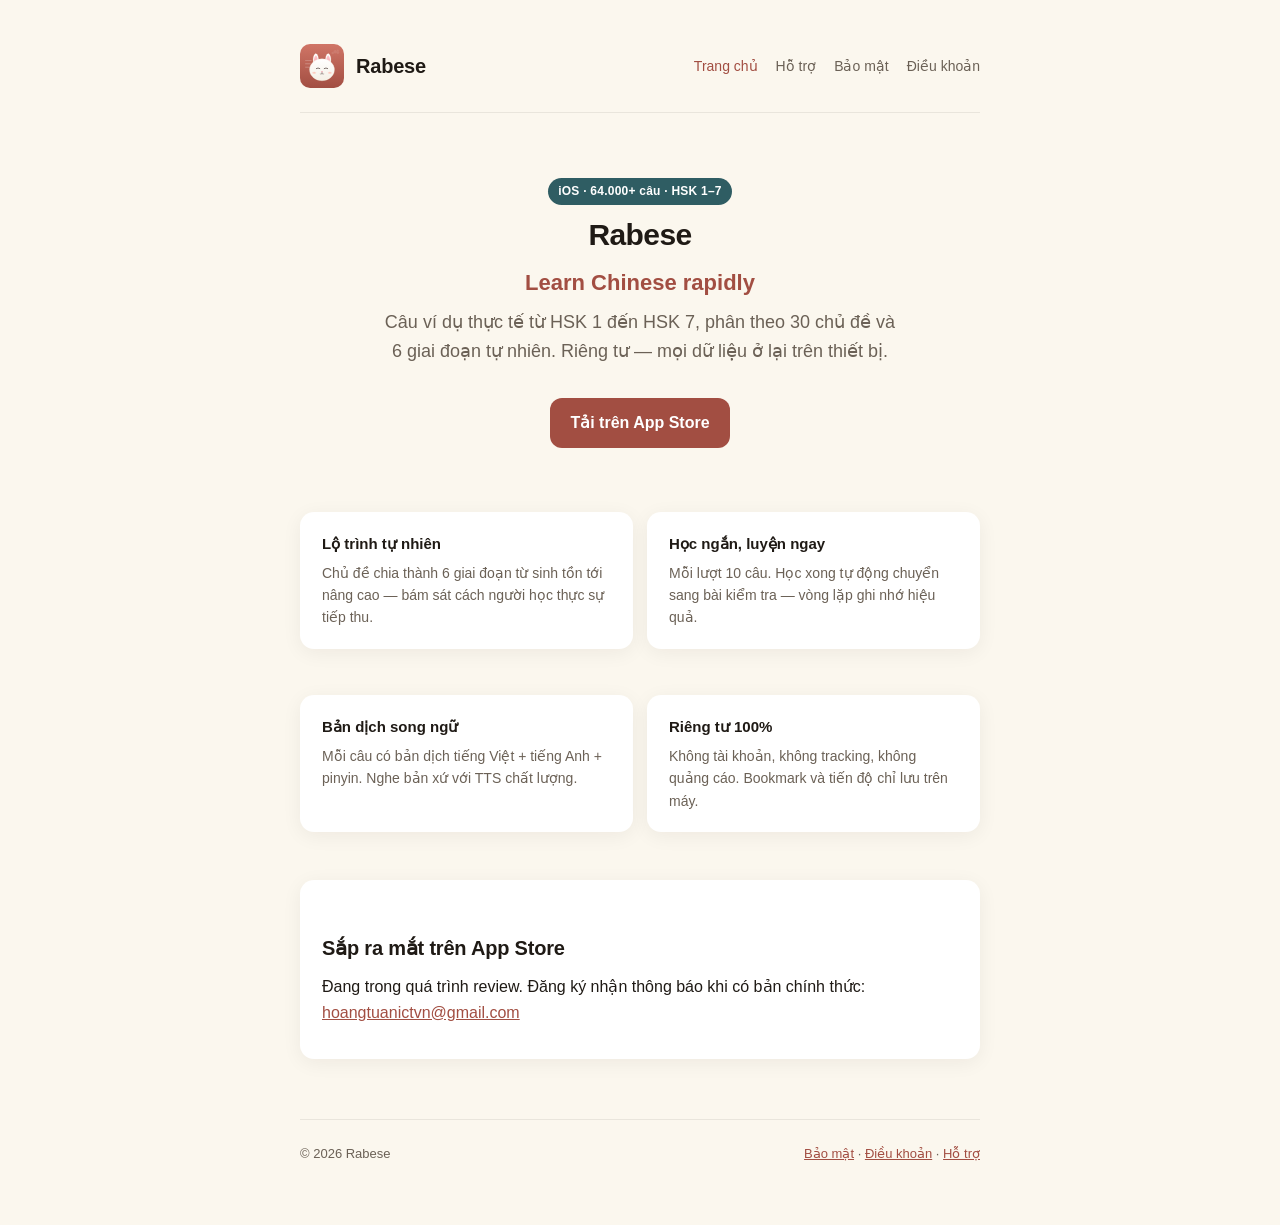
<file: index.html>
<!doctype html>
<html lang="vi">
<head>
  <meta charset="utf-8">
  <meta name="viewport" content="width=device-width, initial-scale=1">
  <link rel="icon" type="image/svg+xml" href="/icon.svg">
  <link rel="apple-touch-icon" href="/apple-touch-icon.png">
  <title>Rabese — Learn Chinese rapidly</title>
  <meta name="description" content="Rabese — Learn Chinese rapidly. Ứng dụng học tiếng Trung theo HSK 1–7 cho người Việt. Riêng tư, offline.">
  <link rel="stylesheet" href="/style.css">
</head>
<body>
  <div class="wrap">
    <header class="site">
      <img class="logo" src="/icon.svg" alt="Rabese logo" width="44" height="44">
      <div class="name">Rabese</div>
      <nav class="site">
        <a href="/" class="active">Trang chủ</a>
        <a href="/support.html">Hỗ trợ</a>
        <a href="/privacy.html">Bảo mật</a>
        <a href="/terms.html">Điều khoản</a>
      </nav>
    </header>

    <section class="hero">
      <span class="badge">iOS · 64.000+ câu · HSK 1–7</span>
      <h1>Rabese</h1>
      <p class="tagline" style="font-size:22px; color:var(--accent); font-weight:600; margin-bottom:8px;">
        Learn Chinese rapidly
      </p>
      <p class="tagline">
        Câu ví dụ thực tế từ HSK 1 đến HSK 7, phân theo 30 chủ đề và 6 giai đoạn tự nhiên.
        Riêng tư — mọi dữ liệu ở lại trên thiết bị.
      </p>
      <a class="contact-btn" href="#download">Tải trên App Store</a>
    </section>

    <div class="features">
      <div class="card feature">
        <h3>Lộ trình tự nhiên</h3>
        <p>Chủ đề chia thành 6 giai đoạn từ sinh tồn tới nâng cao — bám sát cách người học thực sự tiếp thu.</p>
      </div>
      <div class="card feature">
        <h3>Học ngắn, luyện ngay</h3>
        <p>Mỗi lượt 10 câu. Học xong tự động chuyển sang bài kiểm tra — vòng lặp ghi nhớ hiệu quả.</p>
      </div>
      <div class="card feature">
        <h3>Bản dịch song ngữ</h3>
        <p>Mỗi câu có bản dịch tiếng Việt + tiếng Anh + pinyin. Nghe bản xứ với TTS chất lượng.</p>
      </div>
      <div class="card feature">
        <h3>Riêng tư 100%</h3>
        <p>Không tài khoản, không tracking, không quảng cáo. Bookmark và tiến độ chỉ lưu trên máy.</p>
      </div>
    </div>

    <div class="card" id="download">
      <h2>Sắp ra mắt trên App Store</h2>
      <p>Đang trong quá trình review. Đăng ký nhận thông báo khi có bản chính thức:
        <a href="mailto:hoangtuanictvn@gmail.com?subject=Rabese%20-%20thông%20báo%20ra%20mắt">hoangtuanictvn@gmail.com</a>
      </p>
    </div>

    <footer class="site">
      <div>&copy; 2026 Rabese</div>
      <div>
        <a href="/privacy.html">Bảo mật</a> ·
        <a href="/terms.html">Điều khoản</a> ·
        <a href="/support.html">Hỗ trợ</a>
      </div>
    </footer>
  </div>
</body>
</html>
</file>
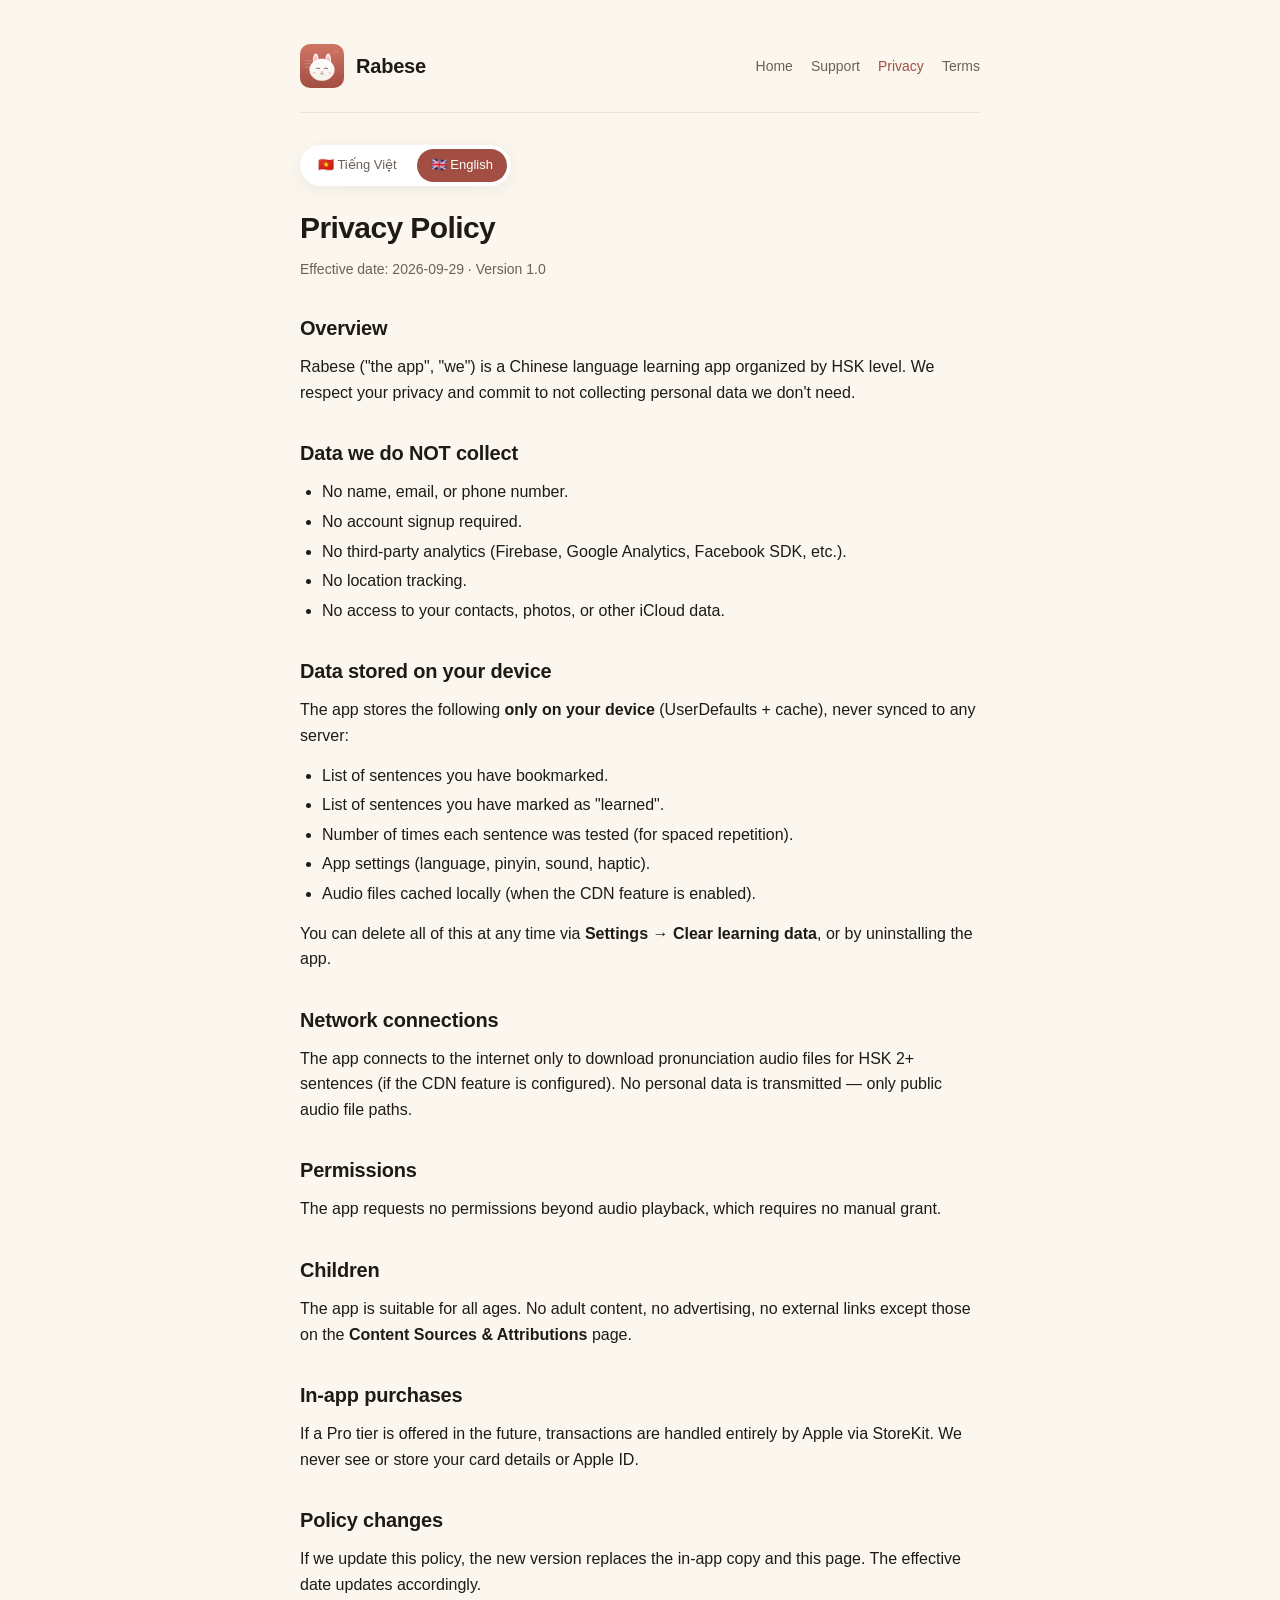
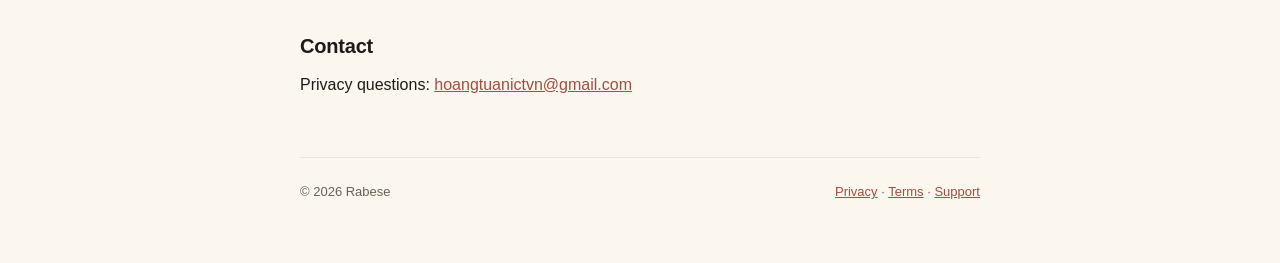
<file: privacy-en.html>
<!doctype html>
<html lang="en">
<head>
  <meta charset="utf-8">
  <meta name="viewport" content="width=device-width, initial-scale=1">
  <link rel="icon" type="image/svg+xml" href="/icon.svg">
  <link rel="apple-touch-icon" href="/apple-touch-icon.png">
  <title>Privacy Policy — Rabese</title>
  <meta name="description" content="Rabese does not collect any personal data. All learning data stays on your device.">
  <link rel="stylesheet" href="/style.css">
</head>
<body>
  <div class="wrap">
    <header class="site">
      <a href="/" style="text-decoration:none; color:inherit; display:flex; align-items:center; gap:12px;">
        <img class="logo" src="/icon.svg" alt="Rabese logo" width="44" height="44">
        <div class="name">Rabese</div>
      </a>
      <nav class="site">
        <a href="/">Home</a>
        <a href="/support.html">Support</a>
        <a href="/privacy.html" class="active">Privacy</a>
        <a href="/terms.html">Terms</a>
      </nav>
    </header>

    <div class="lang-switch">
      <a href="/privacy.html">🇻🇳 Tiếng Việt</a>
      <a href="/privacy-en.html" class="active">🇬🇧 English</a>
    </div>

    <h1>Privacy Policy</h1>
    <div class="meta">Effective date: 2026-09-29 · Version 1.0</div>

    <h2>Overview</h2>
    <p>Rabese ("the app", "we") is a Chinese language learning app organized by HSK level. We respect your privacy and commit to not collecting personal data we don't need.</p>

    <h2>Data we do NOT collect</h2>
    <ul>
      <li>No name, email, or phone number.</li>
      <li>No account signup required.</li>
      <li>No third-party analytics (Firebase, Google Analytics, Facebook SDK, etc.).</li>
      <li>No location tracking.</li>
      <li>No access to your contacts, photos, or other iCloud data.</li>
    </ul>

    <h2>Data stored on your device</h2>
    <p>The app stores the following <strong>only on your device</strong> (UserDefaults + cache), never synced to any server:</p>
    <ul>
      <li>List of sentences you have bookmarked.</li>
      <li>List of sentences you have marked as "learned".</li>
      <li>Number of times each sentence was tested (for spaced repetition).</li>
      <li>App settings (language, pinyin, sound, haptic).</li>
      <li>Audio files cached locally (when the CDN feature is enabled).</li>
    </ul>
    <p>You can delete all of this at any time via <strong>Settings → Clear learning data</strong>, or by uninstalling the app.</p>

    <h2>Network connections</h2>
    <p>The app connects to the internet only to download pronunciation audio files for HSK 2+ sentences (if the CDN feature is configured). No personal data is transmitted — only public audio file paths.</p>

    <h2>Permissions</h2>
    <p>The app requests no permissions beyond audio playback, which requires no manual grant.</p>

    <h2>Children</h2>
    <p>The app is suitable for all ages. No adult content, no advertising, no external links except those on the <strong>Content Sources &amp; Attributions</strong> page.</p>

    <h2>In-app purchases</h2>
    <p>If a Pro tier is offered in the future, transactions are handled entirely by Apple via StoreKit. We never see or store your card details or Apple ID.</p>

    <h2>Policy changes</h2>
    <p>If we update this policy, the new version replaces the in-app copy and this page. The effective date updates accordingly.</p>

    <h2>Contact</h2>
    <p>Privacy questions:
      <a href="mailto:hoangtuanictvn@gmail.com?subject=Rabese%20-%20privacy">hoangtuanictvn@gmail.com</a>
    </p>

    <footer class="site">
      <div>&copy; 2026 Rabese</div>
      <div>
        <a href="/privacy.html">Privacy</a> ·
        <a href="/terms.html">Terms</a> ·
        <a href="/support.html">Support</a>
      </div>
    </footer>
  </div>
</body>
</html>
</file>
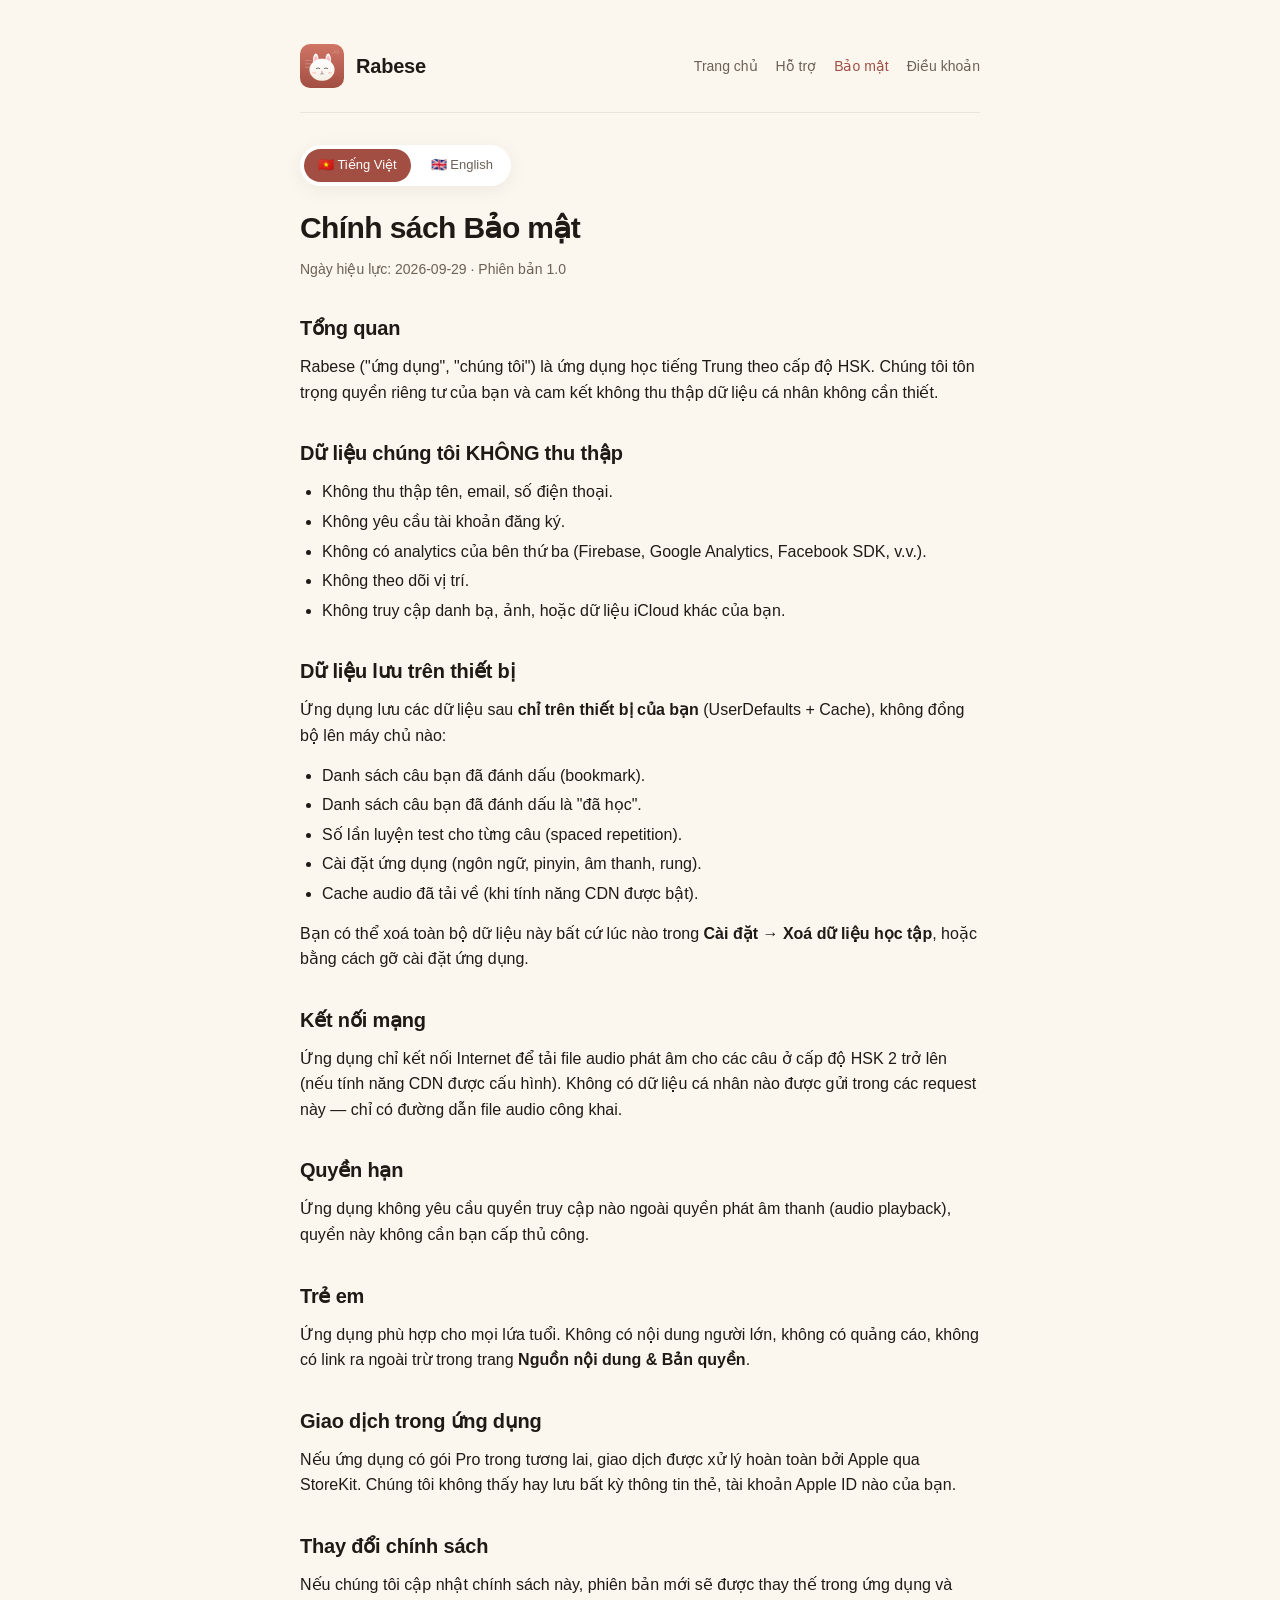
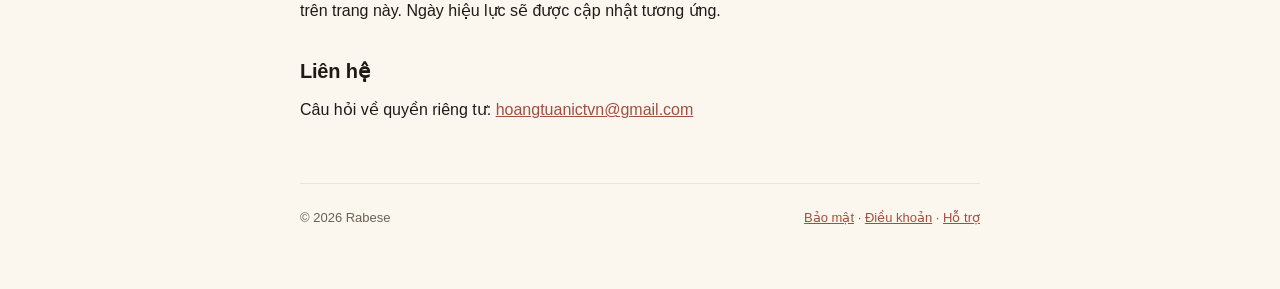
<file: privacy.html>
<!doctype html>
<html lang="vi">
<head>
  <meta charset="utf-8">
  <meta name="viewport" content="width=device-width, initial-scale=1">
  <link rel="icon" type="image/svg+xml" href="/icon.svg">
  <link rel="apple-touch-icon" href="/apple-touch-icon.png">
  <title>Chính sách Bảo mật — Rabese</title>
  <meta name="description" content="Rabese không thu thập dữ liệu cá nhân. Mọi thông tin học tập chỉ lưu trên thiết bị.">
  <link rel="stylesheet" href="/style.css">
</head>
<body>
  <div class="wrap">
    <header class="site">
      <a href="/" style="text-decoration:none; color:inherit; display:flex; align-items:center; gap:12px;">
        <img class="logo" src="/icon.svg" alt="Rabese logo" width="44" height="44">
        <div class="name">Rabese</div>
      </a>
      <nav class="site">
        <a href="/">Trang chủ</a>
        <a href="/support.html">Hỗ trợ</a>
        <a href="/privacy.html" class="active">Bảo mật</a>
        <a href="/terms.html">Điều khoản</a>
      </nav>
    </header>

    <div class="lang-switch">
      <a href="/privacy.html" class="active">🇻🇳 Tiếng Việt</a>
      <a href="/privacy-en.html">🇬🇧 English</a>
    </div>

    <h1>Chính sách Bảo mật</h1>
    <div class="meta">Ngày hiệu lực: 2026-09-29 · Phiên bản 1.0</div>

    <h2>Tổng quan</h2>
    <p>Rabese ("ứng dụng", "chúng tôi") là ứng dụng học tiếng Trung theo cấp độ HSK. Chúng tôi tôn trọng quyền riêng tư của bạn và cam kết không thu thập dữ liệu cá nhân không cần thiết.</p>

    <h2>Dữ liệu chúng tôi KHÔNG thu thập</h2>
    <ul>
      <li>Không thu thập tên, email, số điện thoại.</li>
      <li>Không yêu cầu tài khoản đăng ký.</li>
      <li>Không có analytics của bên thứ ba (Firebase, Google Analytics, Facebook SDK, v.v.).</li>
      <li>Không theo dõi vị trí.</li>
      <li>Không truy cập danh bạ, ảnh, hoặc dữ liệu iCloud khác của bạn.</li>
    </ul>

    <h2>Dữ liệu lưu trên thiết bị</h2>
    <p>Ứng dụng lưu các dữ liệu sau <strong>chỉ trên thiết bị của bạn</strong> (UserDefaults + Cache), không đồng bộ lên máy chủ nào:</p>
    <ul>
      <li>Danh sách câu bạn đã đánh dấu (bookmark).</li>
      <li>Danh sách câu bạn đã đánh dấu là "đã học".</li>
      <li>Số lần luyện test cho từng câu (spaced repetition).</li>
      <li>Cài đặt ứng dụng (ngôn ngữ, pinyin, âm thanh, rung).</li>
      <li>Cache audio đã tải về (khi tính năng CDN được bật).</li>
    </ul>
    <p>Bạn có thể xoá toàn bộ dữ liệu này bất cứ lúc nào trong <strong>Cài đặt → Xoá dữ liệu học tập</strong>, hoặc bằng cách gỡ cài đặt ứng dụng.</p>

    <h2>Kết nối mạng</h2>
    <p>Ứng dụng chỉ kết nối Internet để tải file audio phát âm cho các câu ở cấp độ HSK 2 trở lên (nếu tính năng CDN được cấu hình). Không có dữ liệu cá nhân nào được gửi trong các request này — chỉ có đường dẫn file audio công khai.</p>

    <h2>Quyền hạn</h2>
    <p>Ứng dụng không yêu cầu quyền truy cập nào ngoài quyền phát âm thanh (audio playback), quyền này không cần bạn cấp thủ công.</p>

    <h2>Trẻ em</h2>
    <p>Ứng dụng phù hợp cho mọi lứa tuổi. Không có nội dung người lớn, không có quảng cáo, không có link ra ngoài trừ trong trang <strong>Nguồn nội dung &amp; Bản quyền</strong>.</p>

    <h2>Giao dịch trong ứng dụng</h2>
    <p>Nếu ứng dụng có gói Pro trong tương lai, giao dịch được xử lý hoàn toàn bởi Apple qua StoreKit. Chúng tôi không thấy hay lưu bất kỳ thông tin thẻ, tài khoản Apple ID nào của bạn.</p>

    <h2>Thay đổi chính sách</h2>
    <p>Nếu chúng tôi cập nhật chính sách này, phiên bản mới sẽ được thay thế trong ứng dụng và trên trang này. Ngày hiệu lực sẽ được cập nhật tương ứng.</p>

    <h2>Liên hệ</h2>
    <p>Câu hỏi về quyền riêng tư:
      <a href="mailto:hoangtuanictvn@gmail.com?subject=Rabese%20-%20privacy">hoangtuanictvn@gmail.com</a>
    </p>

    <footer class="site">
      <div>&copy; 2026 Rabese</div>
      <div>
        <a href="/privacy.html">Bảo mật</a> ·
        <a href="/terms.html">Điều khoản</a> ·
        <a href="/support.html">Hỗ trợ</a>
      </div>
    </footer>
  </div>
</body>
</html>
</file>
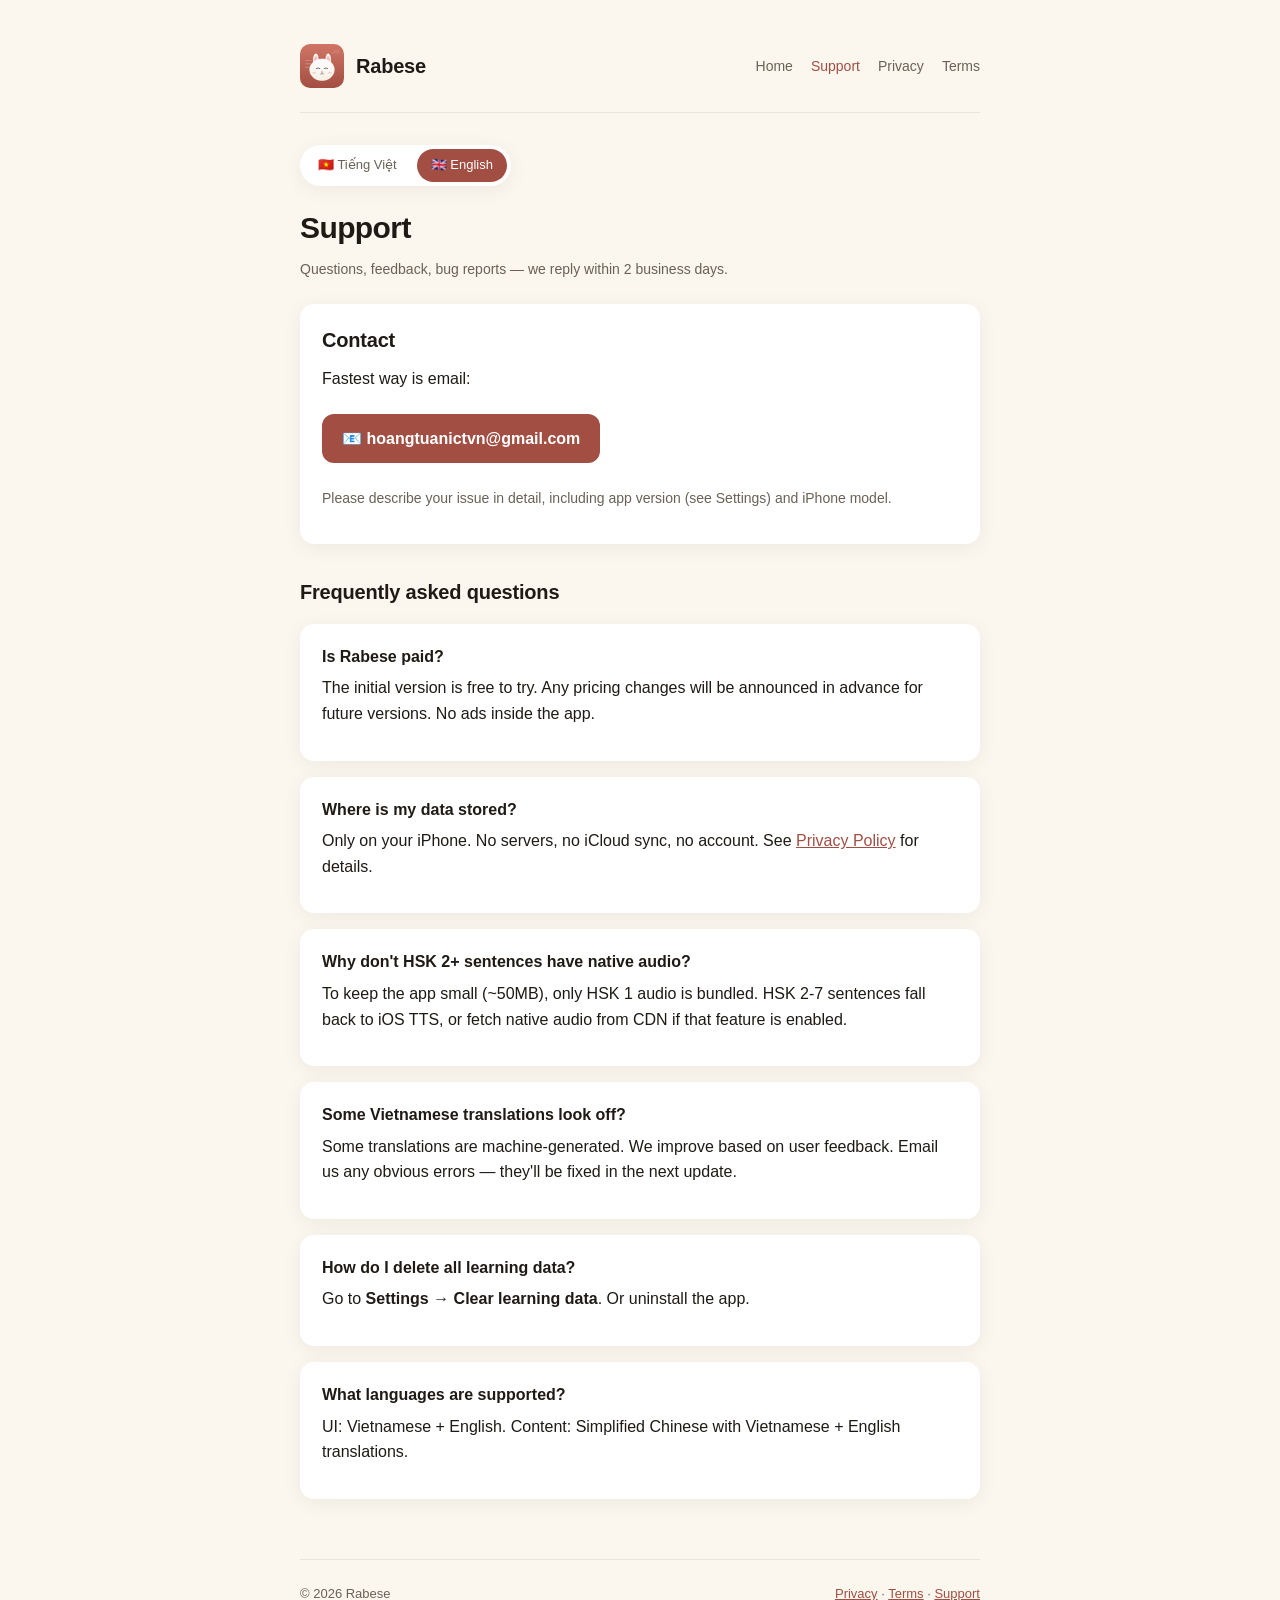
<file: support-en.html>
<!doctype html>
<html lang="en">
<head>
  <meta charset="utf-8">
  <meta name="viewport" content="width=device-width, initial-scale=1">
  <link rel="icon" type="image/svg+xml" href="/icon.svg">
  <link rel="apple-touch-icon" href="/apple-touch-icon.png">
  <title>Support — Rabese</title>
  <meta name="description" content="Contact + FAQ for the Rabese app.">
  <link rel="stylesheet" href="/style.css">
</head>
<body>
  <div class="wrap">
    <header class="site">
      <a href="/" style="text-decoration:none; color:inherit; display:flex; align-items:center; gap:12px;">
        <img class="logo" src="/icon.svg" alt="Rabese logo" width="44" height="44">
        <div class="name">Rabese</div>
      </a>
      <nav class="site">
        <a href="/">Home</a>
        <a href="/support.html" class="active">Support</a>
        <a href="/privacy.html">Privacy</a>
        <a href="/terms.html">Terms</a>
      </nav>
    </header>

    <div class="lang-switch">
      <a href="/support.html">🇻🇳 Tiếng Việt</a>
      <a href="/support-en.html" class="active">🇬🇧 English</a>
    </div>

    <h1>Support</h1>
    <p class="meta">Questions, feedback, bug reports — we reply within 2 business days.</p>

    <div class="card">
      <h2 style="margin-top:0">Contact</h2>
      <p>Fastest way is email:</p>
      <a class="contact-btn" href="mailto:hoangtuanictvn@gmail.com?subject=Rabese%20-%20support">
        📧 hoangtuanictvn@gmail.com
      </a>
      <p style="margin-top:16px; font-size:14px; color:var(--fg-muted)">
        Please describe your issue in detail, including app version (see Settings) and iPhone model.
      </p>
    </div>

    <h2>Frequently asked questions</h2>

    <div class="card">
      <h3 style="text-transform:none; color:var(--fg); letter-spacing:0; margin-top:0">Is Rabese paid?</h3>
      <p>The initial version is free to try. Any pricing changes will be announced in advance for future versions. No ads inside the app.</p>
    </div>

    <div class="card">
      <h3 style="text-transform:none; color:var(--fg); letter-spacing:0; margin-top:0">Where is my data stored?</h3>
      <p>Only on your iPhone. No servers, no iCloud sync, no account. See <a href="/privacy-en.html">Privacy Policy</a> for details.</p>
    </div>

    <div class="card">
      <h3 style="text-transform:none; color:var(--fg); letter-spacing:0; margin-top:0">Why don't HSK 2+ sentences have native audio?</h3>
      <p>To keep the app small (~50MB), only HSK 1 audio is bundled. HSK 2-7 sentences fall back to iOS TTS, or fetch native audio from CDN if that feature is enabled.</p>
    </div>

    <div class="card">
      <h3 style="text-transform:none; color:var(--fg); letter-spacing:0; margin-top:0">Some Vietnamese translations look off?</h3>
      <p>Some translations are machine-generated. We improve based on user feedback. Email us any obvious errors — they'll be fixed in the next update.</p>
    </div>

    <div class="card">
      <h3 style="text-transform:none; color:var(--fg); letter-spacing:0; margin-top:0">How do I delete all learning data?</h3>
      <p>Go to <strong>Settings → Clear learning data</strong>. Or uninstall the app.</p>
    </div>

    <div class="card">
      <h3 style="text-transform:none; color:var(--fg); letter-spacing:0; margin-top:0">What languages are supported?</h3>
      <p>UI: Vietnamese + English. Content: Simplified Chinese with Vietnamese + English translations.</p>
    </div>

    <footer class="site">
      <div>&copy; 2026 Rabese</div>
      <div>
        <a href="/privacy.html">Privacy</a> ·
        <a href="/terms.html">Terms</a> ·
        <a href="/support.html">Support</a>
      </div>
    </footer>
  </div>
</body>
</html>
</file>
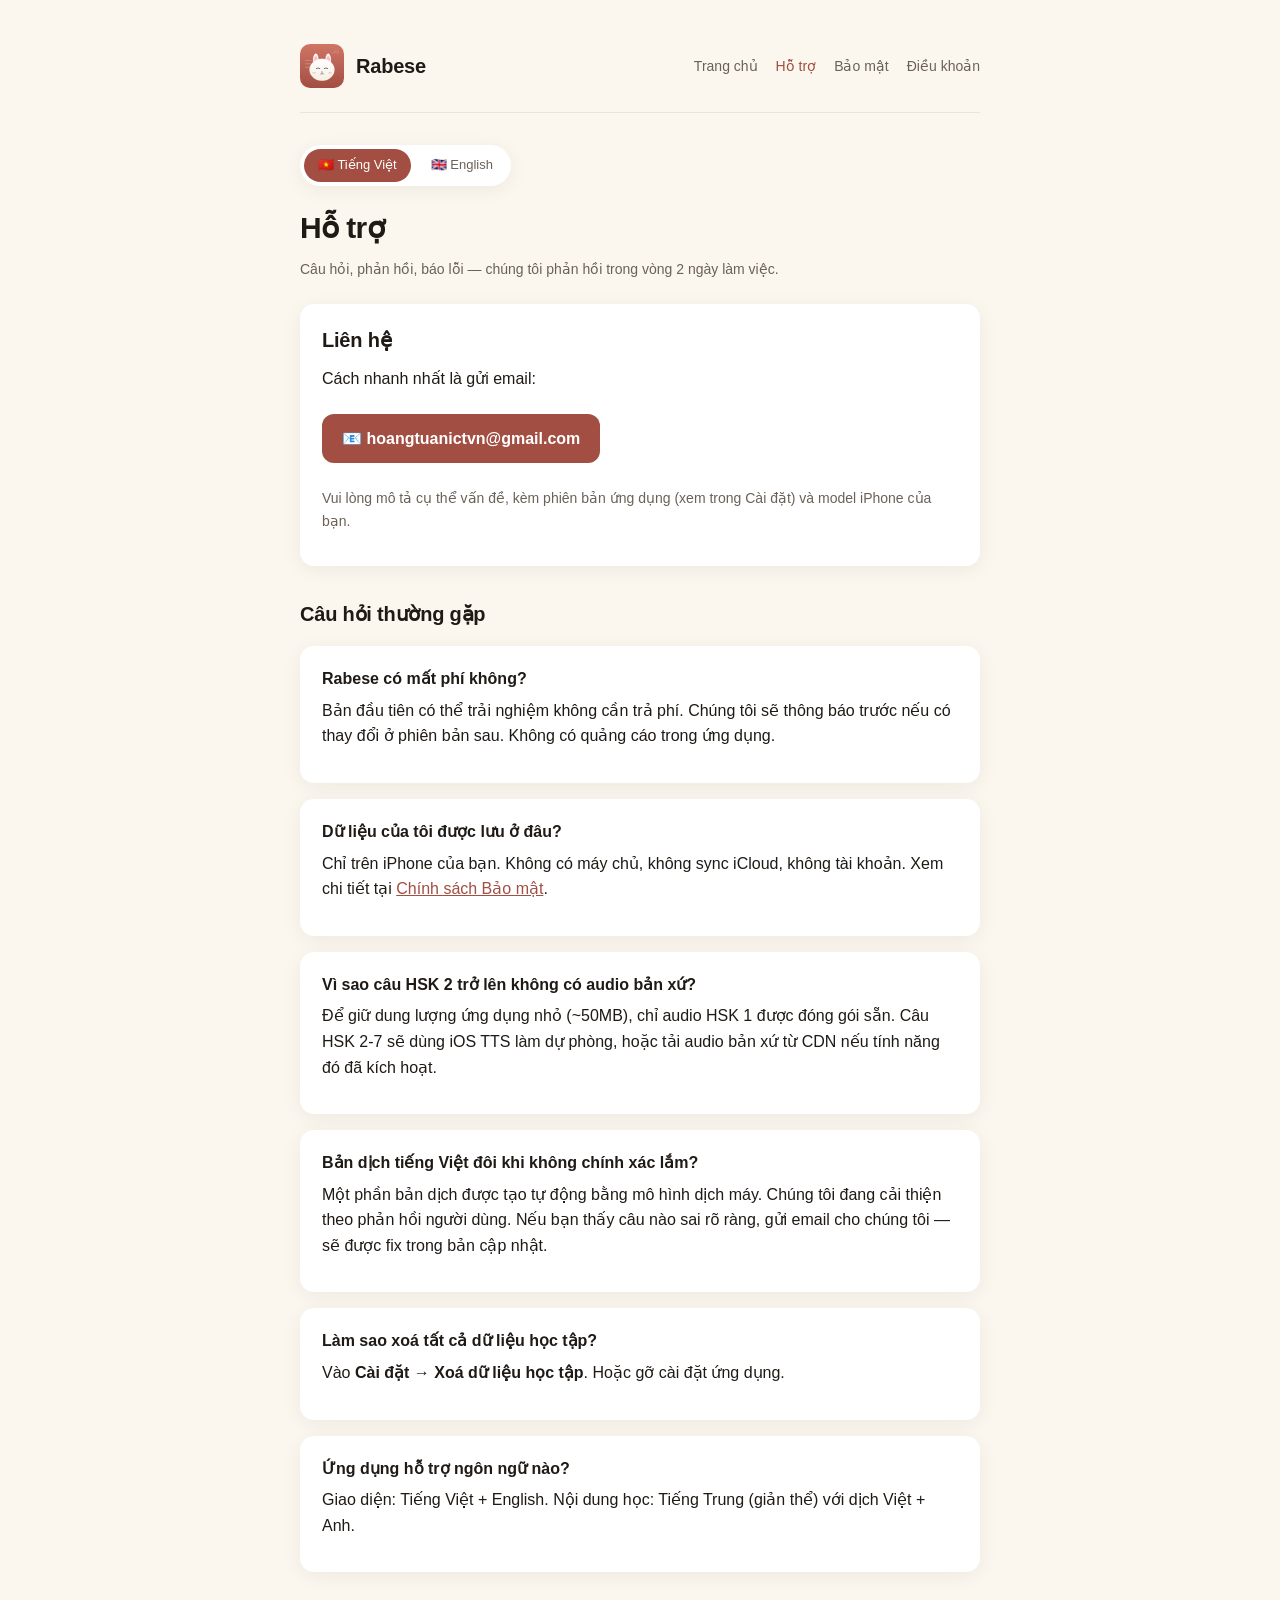
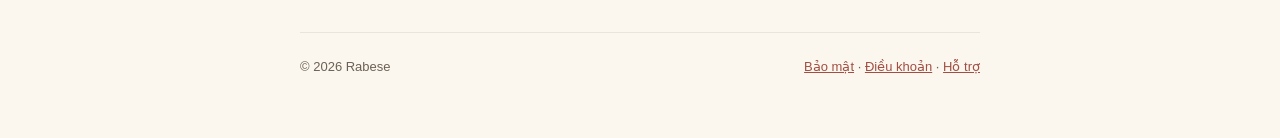
<file: support.html>
<!doctype html>
<html lang="vi">
<head>
  <meta charset="utf-8">
  <meta name="viewport" content="width=device-width, initial-scale=1">
  <link rel="icon" type="image/svg+xml" href="/icon.svg">
  <link rel="apple-touch-icon" href="/apple-touch-icon.png">
  <title>Hỗ trợ — Rabese</title>
  <meta name="description" content="Liên hệ + câu hỏi thường gặp cho ứng dụng Rabese.">
  <link rel="stylesheet" href="/style.css">
</head>
<body>
  <div class="wrap">
    <header class="site">
      <a href="/" style="text-decoration:none; color:inherit; display:flex; align-items:center; gap:12px;">
        <img class="logo" src="/icon.svg" alt="Rabese logo" width="44" height="44">
        <div class="name">Rabese</div>
      </a>
      <nav class="site">
        <a href="/">Trang chủ</a>
        <a href="/support.html" class="active">Hỗ trợ</a>
        <a href="/privacy.html">Bảo mật</a>
        <a href="/terms.html">Điều khoản</a>
      </nav>
    </header>

    <div class="lang-switch">
      <a href="/support.html" class="active">🇻🇳 Tiếng Việt</a>
      <a href="/support-en.html">🇬🇧 English</a>
    </div>

    <h1>Hỗ trợ</h1>
    <p class="meta">Câu hỏi, phản hồi, báo lỗi — chúng tôi phản hồi trong vòng 2 ngày làm việc.</p>

    <div class="card">
      <h2 style="margin-top:0">Liên hệ</h2>
      <p>Cách nhanh nhất là gửi email:</p>
      <a class="contact-btn" href="mailto:hoangtuanictvn@gmail.com?subject=Rabese%20-%20hỗ%20trợ">
        📧 hoangtuanictvn@gmail.com
      </a>
      <p style="margin-top:16px; font-size:14px; color:var(--fg-muted)">
        Vui lòng mô tả cụ thể vấn đề, kèm phiên bản ứng dụng (xem trong Cài đặt) và model iPhone của bạn.
      </p>
    </div>

    <h2>Câu hỏi thường gặp</h2>

    <div class="card">
      <h3 style="text-transform:none; color:var(--fg); letter-spacing:0; margin-top:0">Rabese có mất phí không?</h3>
      <p>Bản đầu tiên có thể trải nghiệm không cần trả phí. Chúng tôi sẽ thông báo trước nếu có thay đổi ở phiên bản sau. Không có quảng cáo trong ứng dụng.</p>
    </div>

    <div class="card">
      <h3 style="text-transform:none; color:var(--fg); letter-spacing:0; margin-top:0">Dữ liệu của tôi được lưu ở đâu?</h3>
      <p>Chỉ trên iPhone của bạn. Không có máy chủ, không sync iCloud, không tài khoản. Xem chi tiết tại <a href="/privacy.html">Chính sách Bảo mật</a>.</p>
    </div>

    <div class="card">
      <h3 style="text-transform:none; color:var(--fg); letter-spacing:0; margin-top:0">Vì sao câu HSK 2 trở lên không có audio bản xứ?</h3>
      <p>Để giữ dung lượng ứng dụng nhỏ (~50MB), chỉ audio HSK 1 được đóng gói sẵn. Câu HSK 2-7 sẽ dùng iOS TTS làm dự phòng, hoặc tải audio bản xứ từ CDN nếu tính năng đó đã kích hoạt.</p>
    </div>

    <div class="card">
      <h3 style="text-transform:none; color:var(--fg); letter-spacing:0; margin-top:0">Bản dịch tiếng Việt đôi khi không chính xác lắm?</h3>
      <p>Một phần bản dịch được tạo tự động bằng mô hình dịch máy. Chúng tôi đang cải thiện theo phản hồi người dùng. Nếu bạn thấy câu nào sai rõ ràng, gửi email cho chúng tôi — sẽ được fix trong bản cập nhật.</p>
    </div>

    <div class="card">
      <h3 style="text-transform:none; color:var(--fg); letter-spacing:0; margin-top:0">Làm sao xoá tất cả dữ liệu học tập?</h3>
      <p>Vào <strong>Cài đặt → Xoá dữ liệu học tập</strong>. Hoặc gỡ cài đặt ứng dụng.</p>
    </div>

    <div class="card">
      <h3 style="text-transform:none; color:var(--fg); letter-spacing:0; margin-top:0">Ứng dụng hỗ trợ ngôn ngữ nào?</h3>
      <p>Giao diện: Tiếng Việt + English. Nội dung học: Tiếng Trung (giản thể) với dịch Việt + Anh.</p>
    </div>

    <footer class="site">
      <div>&copy; 2026 Rabese</div>
      <div>
        <a href="/privacy.html">Bảo mật</a> ·
        <a href="/terms.html">Điều khoản</a> ·
        <a href="/support.html">Hỗ trợ</a>
      </div>
    </footer>
  </div>
</body>
</html>
</file>
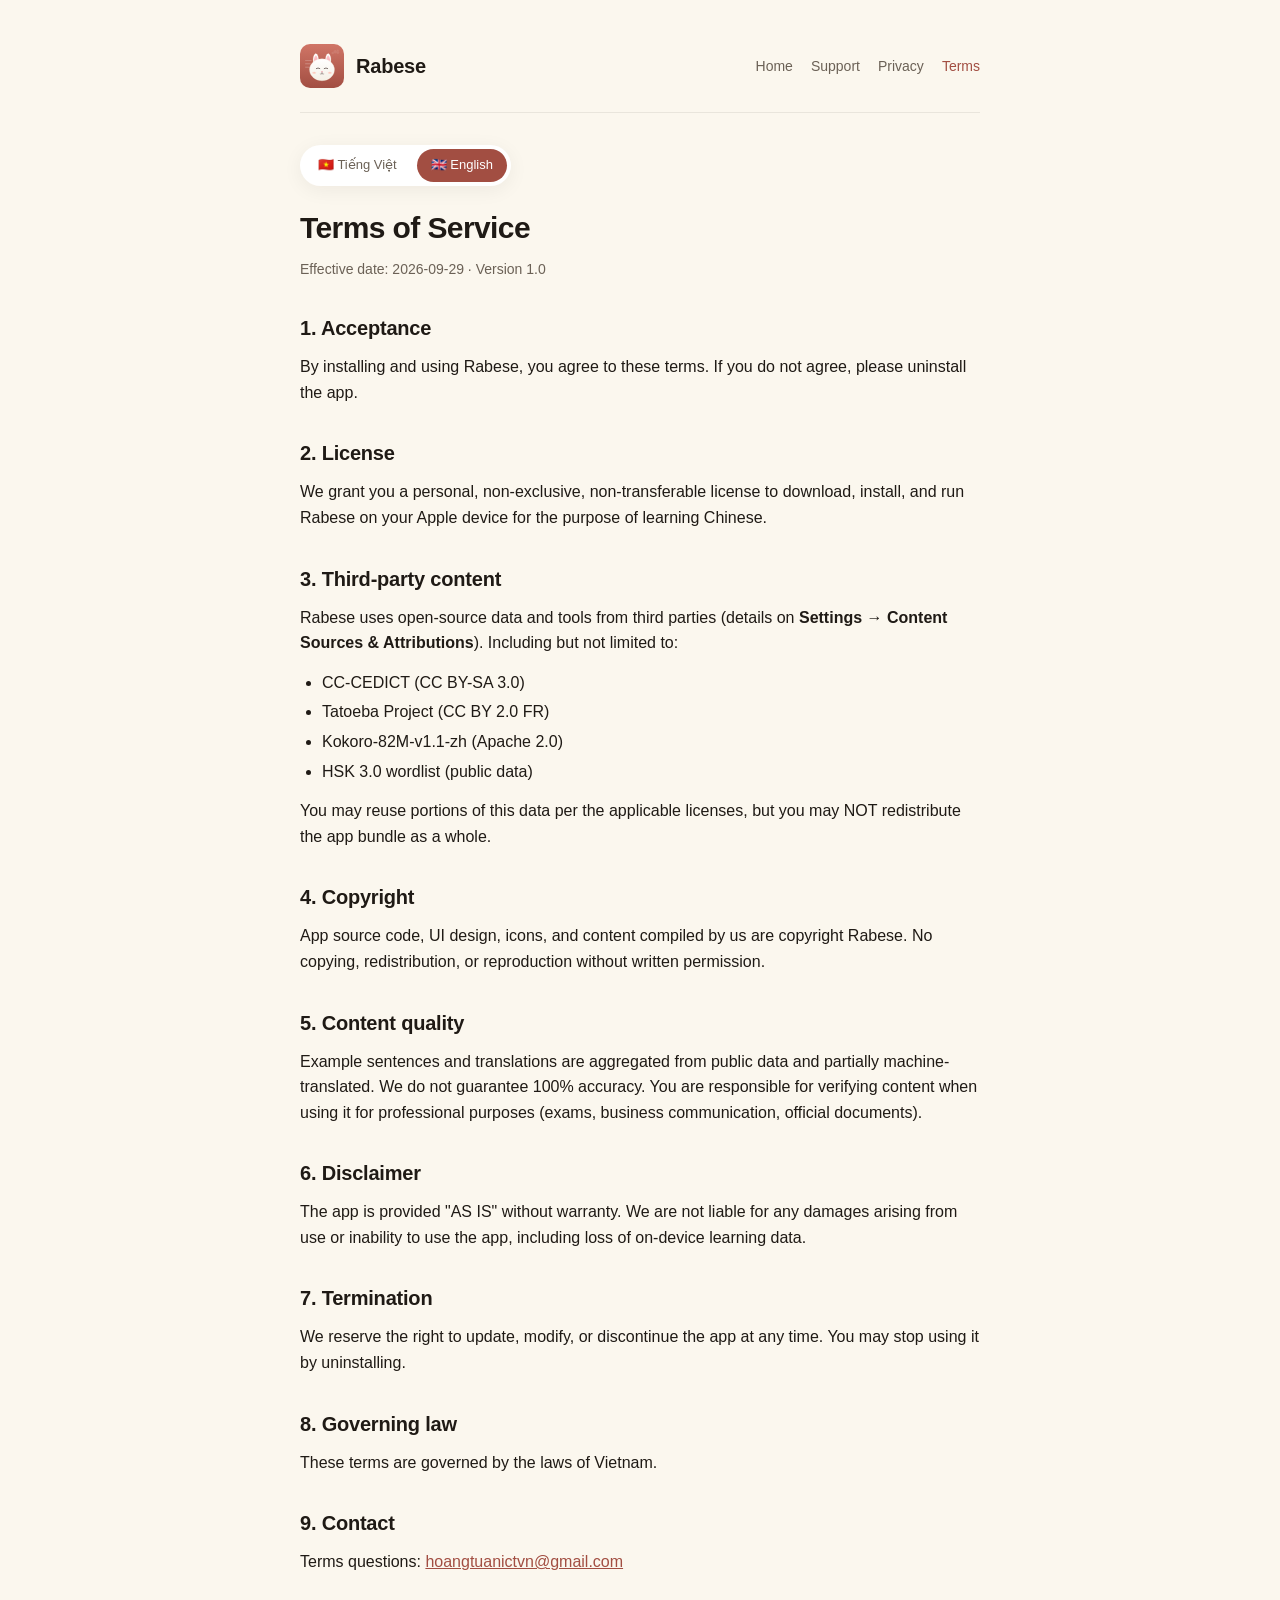
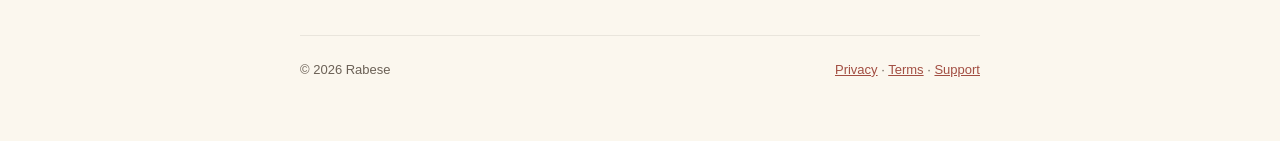
<file: terms-en.html>
<!doctype html>
<html lang="en">
<head>
  <meta charset="utf-8">
  <meta name="viewport" content="width=device-width, initial-scale=1">
  <link rel="icon" type="image/svg+xml" href="/icon.svg">
  <link rel="apple-touch-icon" href="/apple-touch-icon.png">
  <title>Terms of Service — Rabese</title>
  <link rel="stylesheet" href="/style.css">
</head>
<body>
  <div class="wrap">
    <header class="site">
      <a href="/" style="text-decoration:none; color:inherit; display:flex; align-items:center; gap:12px;">
        <img class="logo" src="/icon.svg" alt="Rabese logo" width="44" height="44">
        <div class="name">Rabese</div>
      </a>
      <nav class="site">
        <a href="/">Home</a>
        <a href="/support.html">Support</a>
        <a href="/privacy.html">Privacy</a>
        <a href="/terms.html" class="active">Terms</a>
      </nav>
    </header>

    <div class="lang-switch">
      <a href="/terms.html">🇻🇳 Tiếng Việt</a>
      <a href="/terms-en.html" class="active">🇬🇧 English</a>
    </div>

    <h1>Terms of Service</h1>
    <div class="meta">Effective date: 2026-09-29 · Version 1.0</div>

    <h2>1. Acceptance</h2>
    <p>By installing and using Rabese, you agree to these terms. If you do not agree, please uninstall the app.</p>

    <h2>2. License</h2>
    <p>We grant you a personal, non-exclusive, non-transferable license to download, install, and run Rabese on your Apple device for the purpose of learning Chinese.</p>

    <h2>3. Third-party content</h2>
    <p>Rabese uses open-source data and tools from third parties (details on <strong>Settings → Content Sources &amp; Attributions</strong>). Including but not limited to:</p>
    <ul>
      <li>CC-CEDICT (CC BY-SA 3.0)</li>
      <li>Tatoeba Project (CC BY 2.0 FR)</li>
      <li>Kokoro-82M-v1.1-zh (Apache 2.0)</li>
      <li>HSK 3.0 wordlist (public data)</li>
    </ul>
    <p>You may reuse portions of this data per the applicable licenses, but you may NOT redistribute the app bundle as a whole.</p>

    <h2>4. Copyright</h2>
    <p>App source code, UI design, icons, and content compiled by us are copyright Rabese. No copying, redistribution, or reproduction without written permission.</p>

    <h2>5. Content quality</h2>
    <p>Example sentences and translations are aggregated from public data and partially machine-translated. We do not guarantee 100% accuracy. You are responsible for verifying content when using it for professional purposes (exams, business communication, official documents).</p>

    <h2>6. Disclaimer</h2>
    <p>The app is provided "AS IS" without warranty. We are not liable for any damages arising from use or inability to use the app, including loss of on-device learning data.</p>

    <h2>7. Termination</h2>
    <p>We reserve the right to update, modify, or discontinue the app at any time. You may stop using it by uninstalling.</p>

    <h2>8. Governing law</h2>
    <p>These terms are governed by the laws of Vietnam.</p>

    <h2>9. Contact</h2>
    <p>Terms questions:
      <a href="mailto:hoangtuanictvn@gmail.com?subject=Rabese%20-%20terms">hoangtuanictvn@gmail.com</a>
    </p>

    <footer class="site">
      <div>&copy; 2026 Rabese</div>
      <div>
        <a href="/privacy.html">Privacy</a> ·
        <a href="/terms.html">Terms</a> ·
        <a href="/support.html">Support</a>
      </div>
    </footer>
  </div>
</body>
</html>
</file>
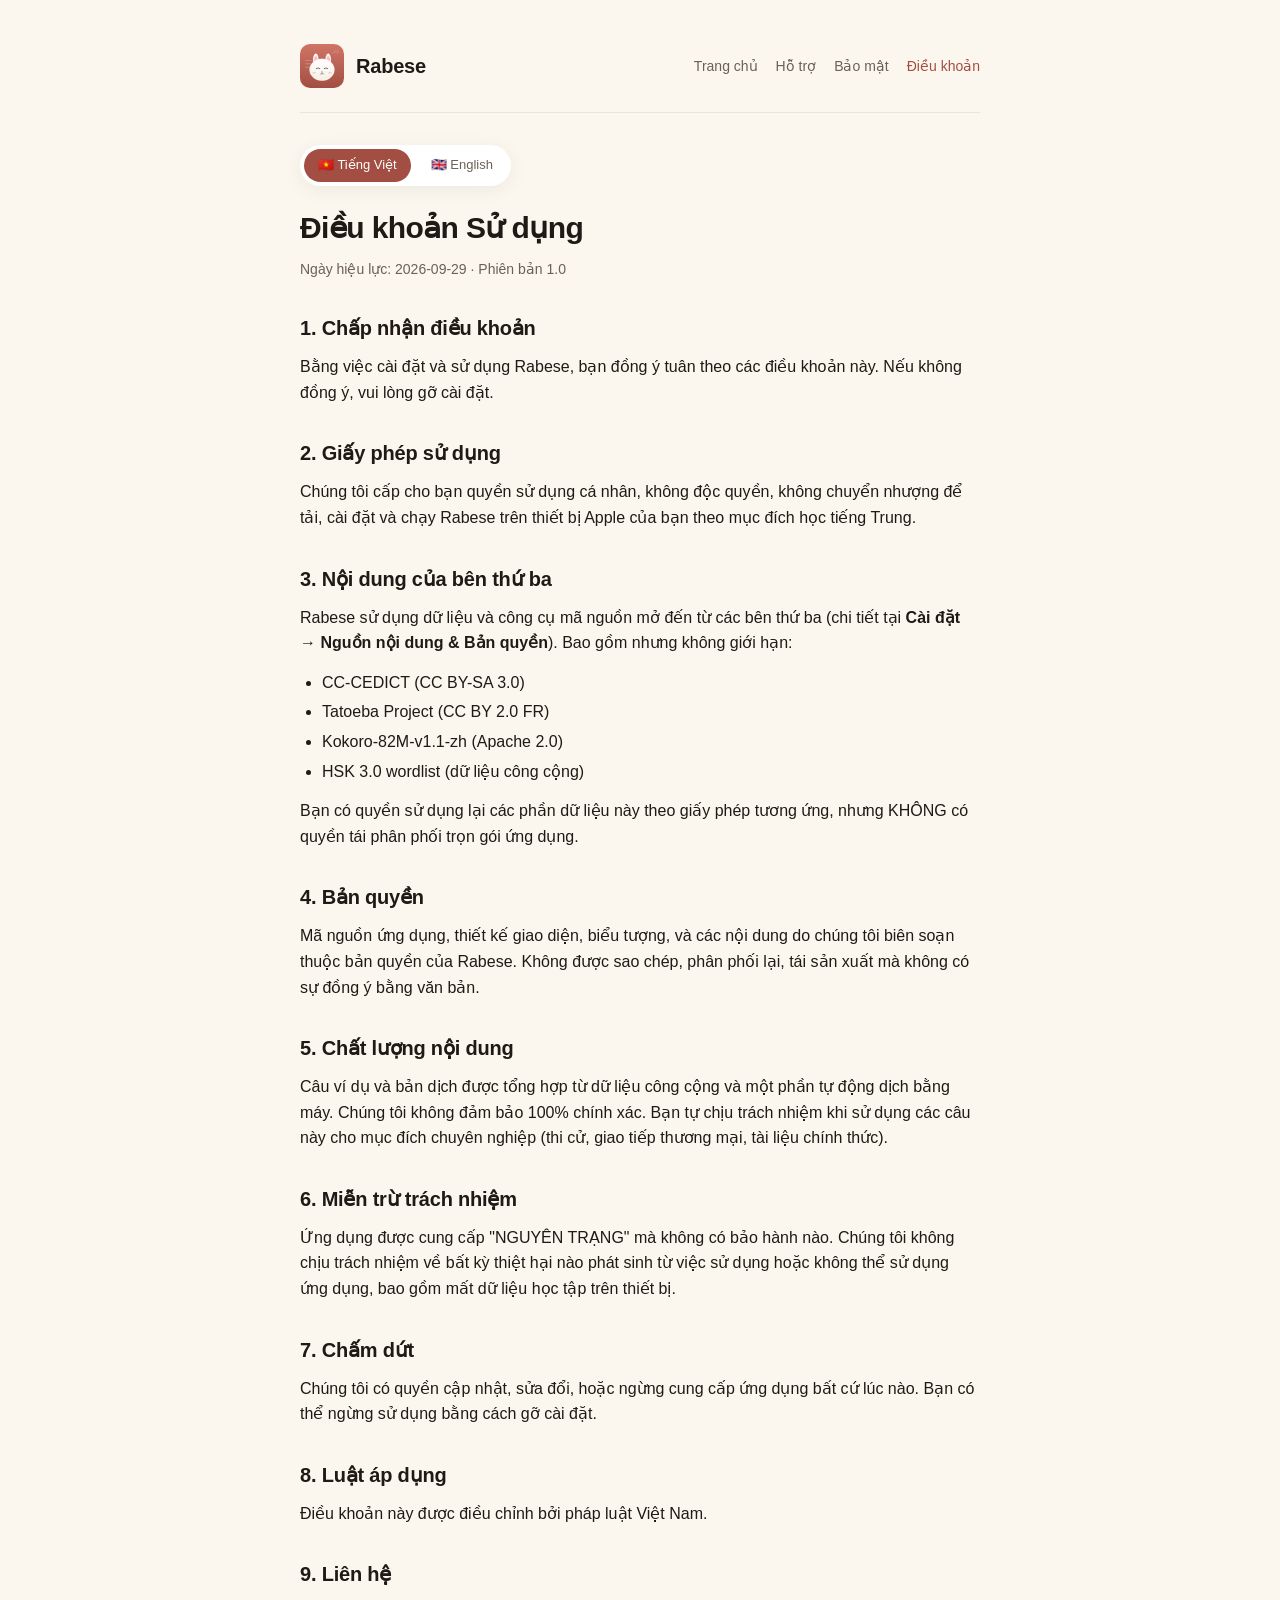
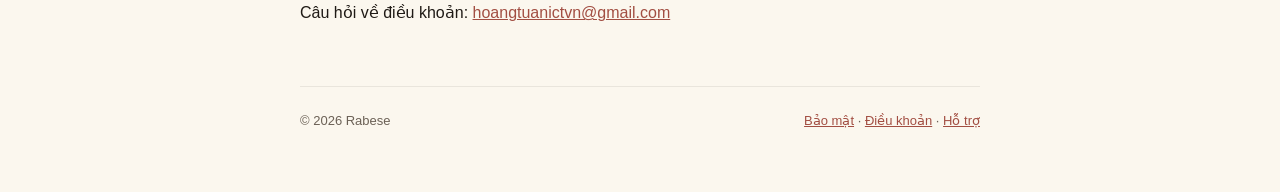
<file: terms.html>
<!doctype html>
<html lang="vi">
<head>
  <meta charset="utf-8">
  <meta name="viewport" content="width=device-width, initial-scale=1">
  <link rel="icon" type="image/svg+xml" href="/icon.svg">
  <link rel="apple-touch-icon" href="/apple-touch-icon.png">
  <title>Điều khoản Sử dụng — Rabese</title>
  <link rel="stylesheet" href="/style.css">
</head>
<body>
  <div class="wrap">
    <header class="site">
      <a href="/" style="text-decoration:none; color:inherit; display:flex; align-items:center; gap:12px;">
        <img class="logo" src="/icon.svg" alt="Rabese logo" width="44" height="44">
        <div class="name">Rabese</div>
      </a>
      <nav class="site">
        <a href="/">Trang chủ</a>
        <a href="/support.html">Hỗ trợ</a>
        <a href="/privacy.html">Bảo mật</a>
        <a href="/terms.html" class="active">Điều khoản</a>
      </nav>
    </header>

    <div class="lang-switch">
      <a href="/terms.html" class="active">🇻🇳 Tiếng Việt</a>
      <a href="/terms-en.html">🇬🇧 English</a>
    </div>

    <h1>Điều khoản Sử dụng</h1>
    <div class="meta">Ngày hiệu lực: 2026-09-29 · Phiên bản 1.0</div>

    <h2>1. Chấp nhận điều khoản</h2>
    <p>Bằng việc cài đặt và sử dụng Rabese, bạn đồng ý tuân theo các điều khoản này. Nếu không đồng ý, vui lòng gỡ cài đặt.</p>

    <h2>2. Giấy phép sử dụng</h2>
    <p>Chúng tôi cấp cho bạn quyền sử dụng cá nhân, không độc quyền, không chuyển nhượng để tải, cài đặt và chạy Rabese trên thiết bị Apple của bạn theo mục đích học tiếng Trung.</p>

    <h2>3. Nội dung của bên thứ ba</h2>
    <p>Rabese sử dụng dữ liệu và công cụ mã nguồn mở đến từ các bên thứ ba (chi tiết tại <strong>Cài đặt → Nguồn nội dung &amp; Bản quyền</strong>). Bao gồm nhưng không giới hạn:</p>
    <ul>
      <li>CC-CEDICT (CC BY-SA 3.0)</li>
      <li>Tatoeba Project (CC BY 2.0 FR)</li>
      <li>Kokoro-82M-v1.1-zh (Apache 2.0)</li>
      <li>HSK 3.0 wordlist (dữ liệu công cộng)</li>
    </ul>
    <p>Bạn có quyền sử dụng lại các phần dữ liệu này theo giấy phép tương ứng, nhưng KHÔNG có quyền tái phân phối trọn gói ứng dụng.</p>

    <h2>4. Bản quyền</h2>
    <p>Mã nguồn ứng dụng, thiết kế giao diện, biểu tượng, và các nội dung do chúng tôi biên soạn thuộc bản quyền của Rabese. Không được sao chép, phân phối lại, tái sản xuất mà không có sự đồng ý bằng văn bản.</p>

    <h2>5. Chất lượng nội dung</h2>
    <p>Câu ví dụ và bản dịch được tổng hợp từ dữ liệu công cộng và một phần tự động dịch bằng máy. Chúng tôi không đảm bảo 100% chính xác. Bạn tự chịu trách nhiệm khi sử dụng các câu này cho mục đích chuyên nghiệp (thi cử, giao tiếp thương mại, tài liệu chính thức).</p>

    <h2>6. Miễn trừ trách nhiệm</h2>
    <p>Ứng dụng được cung cấp "NGUYÊN TRẠNG" mà không có bảo hành nào. Chúng tôi không chịu trách nhiệm về bất kỳ thiệt hại nào phát sinh từ việc sử dụng hoặc không thể sử dụng ứng dụng, bao gồm mất dữ liệu học tập trên thiết bị.</p>

    <h2>7. Chấm dứt</h2>
    <p>Chúng tôi có quyền cập nhật, sửa đổi, hoặc ngừng cung cấp ứng dụng bất cứ lúc nào. Bạn có thể ngừng sử dụng bằng cách gỡ cài đặt.</p>

    <h2>8. Luật áp dụng</h2>
    <p>Điều khoản này được điều chỉnh bởi pháp luật Việt Nam.</p>

    <h2>9. Liên hệ</h2>
    <p>Câu hỏi về điều khoản:
      <a href="mailto:hoangtuanictvn@gmail.com?subject=Rabese%20-%20terms">hoangtuanictvn@gmail.com</a>
    </p>

    <footer class="site">
      <div>&copy; 2026 Rabese</div>
      <div>
        <a href="/privacy.html">Bảo mật</a> ·
        <a href="/terms.html">Điều khoản</a> ·
        <a href="/support.html">Hỗ trợ</a>
      </div>
    </footer>
  </div>
</body>
</html>
</file>
<file: style.css>
:root {
  --bg: #fbf7ee;
  --bg-alt: #ffffff;
  --fg: #1f1a15;
  --fg-muted: #6b6156;
  --accent: #A24E42;
  --accent-2: #2f5d63;
  --border: rgba(30, 24, 20, 0.08);
  --shadow: 0 4px 20px rgba(30, 24, 20, 0.06);
  --radius: 14px;
  --max-w: 720px;
  --font: -apple-system, BlinkMacSystemFont, "SF Pro Text", "Segoe UI",
          "Helvetica Neue", Arial, "PingFang SC", "Noto Sans SC",
          "Hiragino Sans", sans-serif;
}

@media (prefers-color-scheme: dark) {
  :root {
    --bg: #17130e;
    --bg-alt: #1f1a13;
    --fg: #f0e6d5;
    --fg-muted: #a1968a;
    --accent: #d95f57;
    --accent-2: #5eb8c1;
    --border: rgba(240, 230, 213, 0.08);
    --shadow: 0 4px 20px rgba(0, 0, 0, 0.25);
  }
}

* { box-sizing: border-box; }

body {
  margin: 0;
  font-family: var(--font);
  background: var(--bg);
  color: var(--fg);
  line-height: 1.6;
  font-size: 16px;
  -webkit-text-size-adjust: 100%;
}

.wrap {
  max-width: var(--max-w);
  margin: 0 auto;
  padding: 24px 20px 60px;
}

header.site {
  display: flex;
  align-items: center;
  gap: 12px;
  padding: 20px 0 24px;
  border-bottom: 1px solid var(--border);
  margin-bottom: 32px;
}

header.site .logo {
  width: 44px;
  height: 44px;
  border-radius: 10px;
  display: block;
  object-fit: cover;
}

header.site .name {
  font-size: 20px;
  font-weight: 700;
  letter-spacing: -0.01em;
}

nav.site {
  margin-left: auto;
  display: flex;
  gap: 18px;
}
nav.site a {
  color: var(--fg-muted);
  text-decoration: none;
  font-size: 14px;
  font-weight: 500;
}
nav.site a:hover, nav.site a.active { color: var(--accent); }

h1 {
  font-size: 30px;
  line-height: 1.2;
  margin: 0 0 12px;
  letter-spacing: -0.02em;
}
h2 {
  font-size: 20px;
  margin: 32px 0 10px;
  letter-spacing: -0.01em;
}
h3 {
  font-size: 16px;
  margin: 22px 0 6px;
  color: var(--fg-muted);
  text-transform: uppercase;
  letter-spacing: 0.04em;
  font-weight: 600;
}

p, ul, ol { margin: 0 0 14px; }
ul, ol { padding-left: 22px; }
li { margin-bottom: 4px; }

a { color: var(--accent); }
a:hover { text-decoration: none; }

code {
  background: var(--bg-alt);
  padding: 1px 6px;
  border-radius: 4px;
  font-size: 0.9em;
  font-family: ui-monospace, "SF Mono", Menlo, Consolas, monospace;
}

.meta {
  color: var(--fg-muted);
  font-size: 14px;
  margin-bottom: 24px;
}

.lang-switch {
  display: inline-flex;
  gap: 6px;
  background: var(--bg-alt);
  padding: 4px;
  border-radius: 999px;
  margin-bottom: 24px;
  box-shadow: var(--shadow);
}
.lang-switch a {
  padding: 6px 14px;
  border-radius: 999px;
  font-size: 13px;
  font-weight: 500;
  text-decoration: none;
  color: var(--fg-muted);
}
.lang-switch a.active {
  background: var(--accent);
  color: #fff;
}

.card {
  background: var(--bg-alt);
  border-radius: var(--radius);
  padding: 20px 22px;
  box-shadow: var(--shadow);
  margin: 16px 0;
}

.contact-btn {
  display: inline-flex;
  align-items: center;
  gap: 8px;
  padding: 12px 20px;
  border-radius: 12px;
  background: var(--accent);
  color: #fff !important;
  font-weight: 600;
  text-decoration: none;
  margin: 8px 0;
}
.contact-btn:hover { opacity: 0.9; }

footer.site {
  margin-top: 60px;
  padding-top: 24px;
  border-top: 1px solid var(--border);
  color: var(--fg-muted);
  font-size: 13px;
  display: flex;
  justify-content: space-between;
  flex-wrap: wrap;
  gap: 12px;
}

.hero {
  text-align: center;
  padding: 32px 0 8px;
}
.hero .tagline {
  color: var(--fg-muted);
  font-size: 18px;
  max-width: 520px;
  margin: 0 auto 24px;
}
.badge {
  display: inline-block;
  padding: 4px 10px;
  border-radius: 999px;
  background: var(--accent-2);
  color: #fff;
  font-size: 12px;
  font-weight: 600;
  letter-spacing: 0.02em;
  margin-bottom: 12px;
}

.features {
  display: grid;
  grid-template-columns: repeat(auto-fit, minmax(220px, 1fr));
  gap: 14px;
  margin: 32px 0;
}
.feature h3 {
  color: var(--fg);
  text-transform: none;
  letter-spacing: 0;
  font-size: 15px;
  margin: 0 0 6px;
  font-weight: 600;
}
.feature p {
  font-size: 14px;
  color: var(--fg-muted);
  margin: 0;
}
</file>
